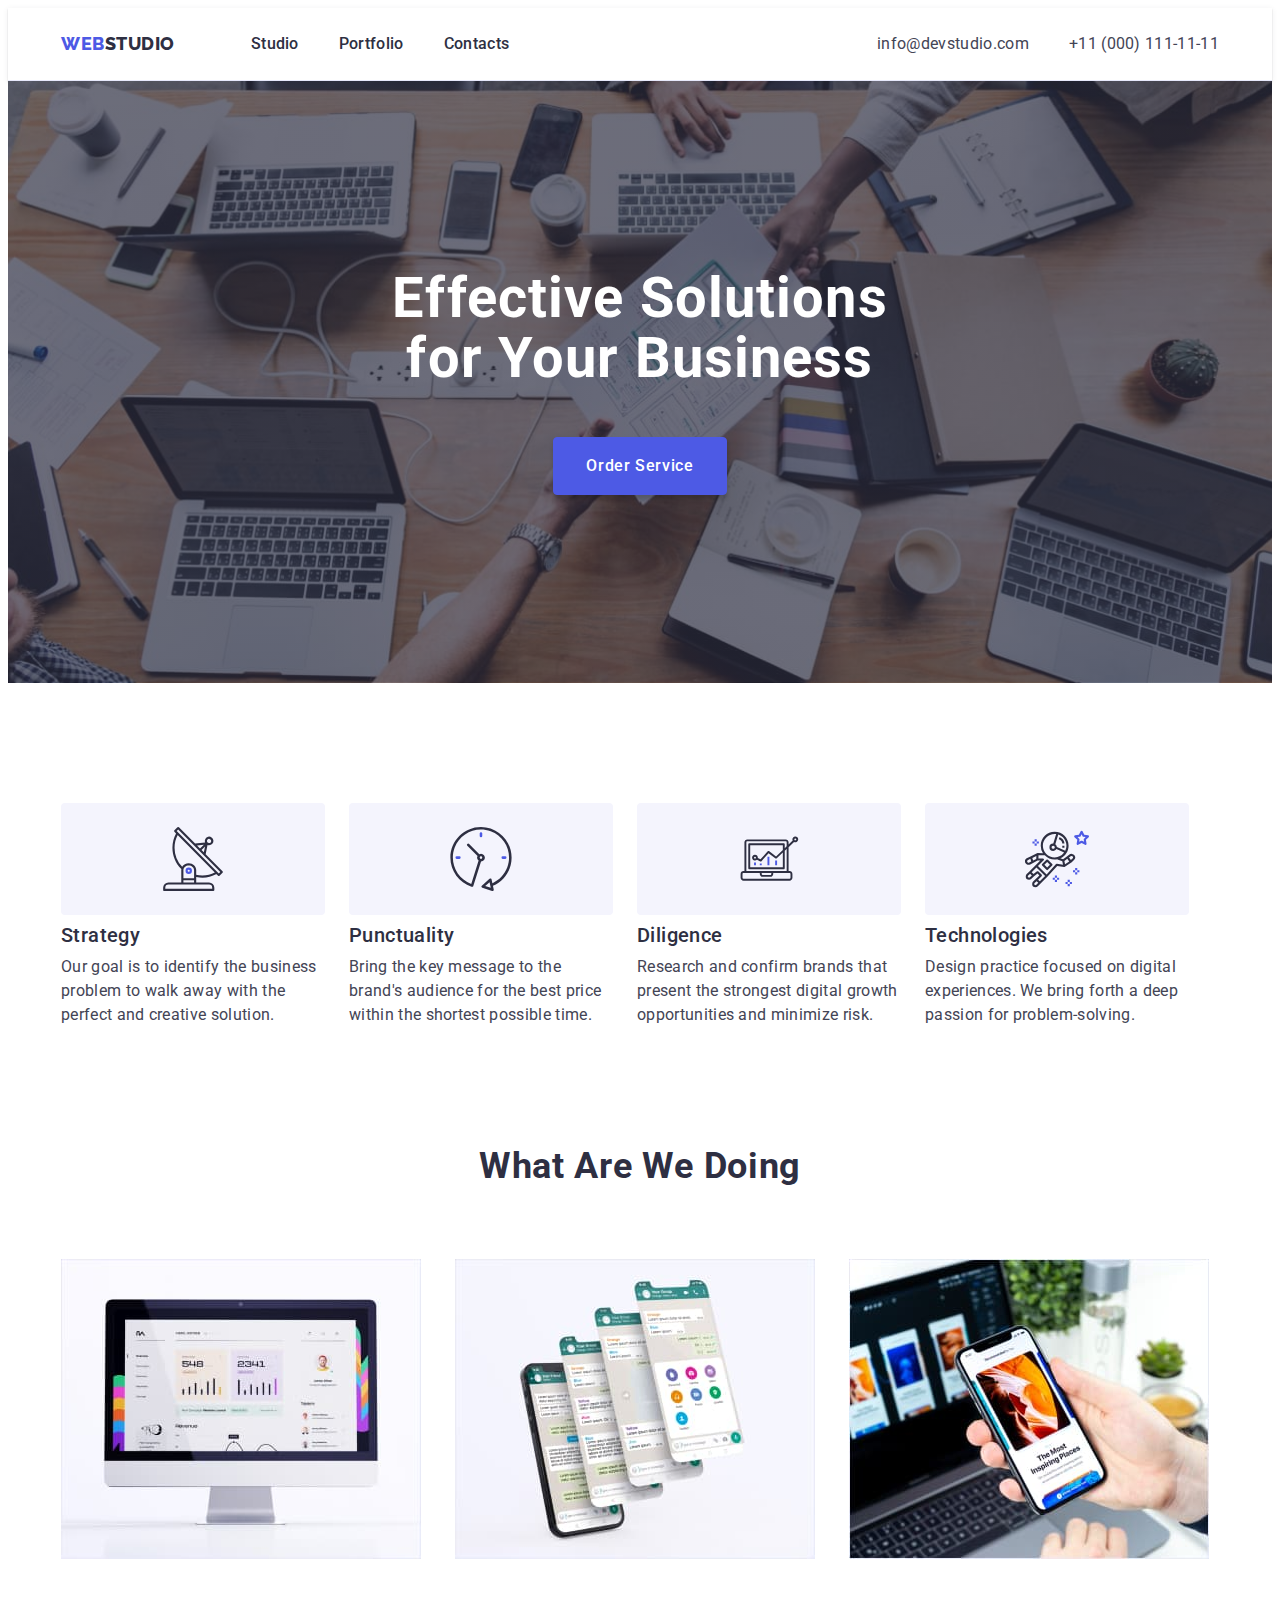
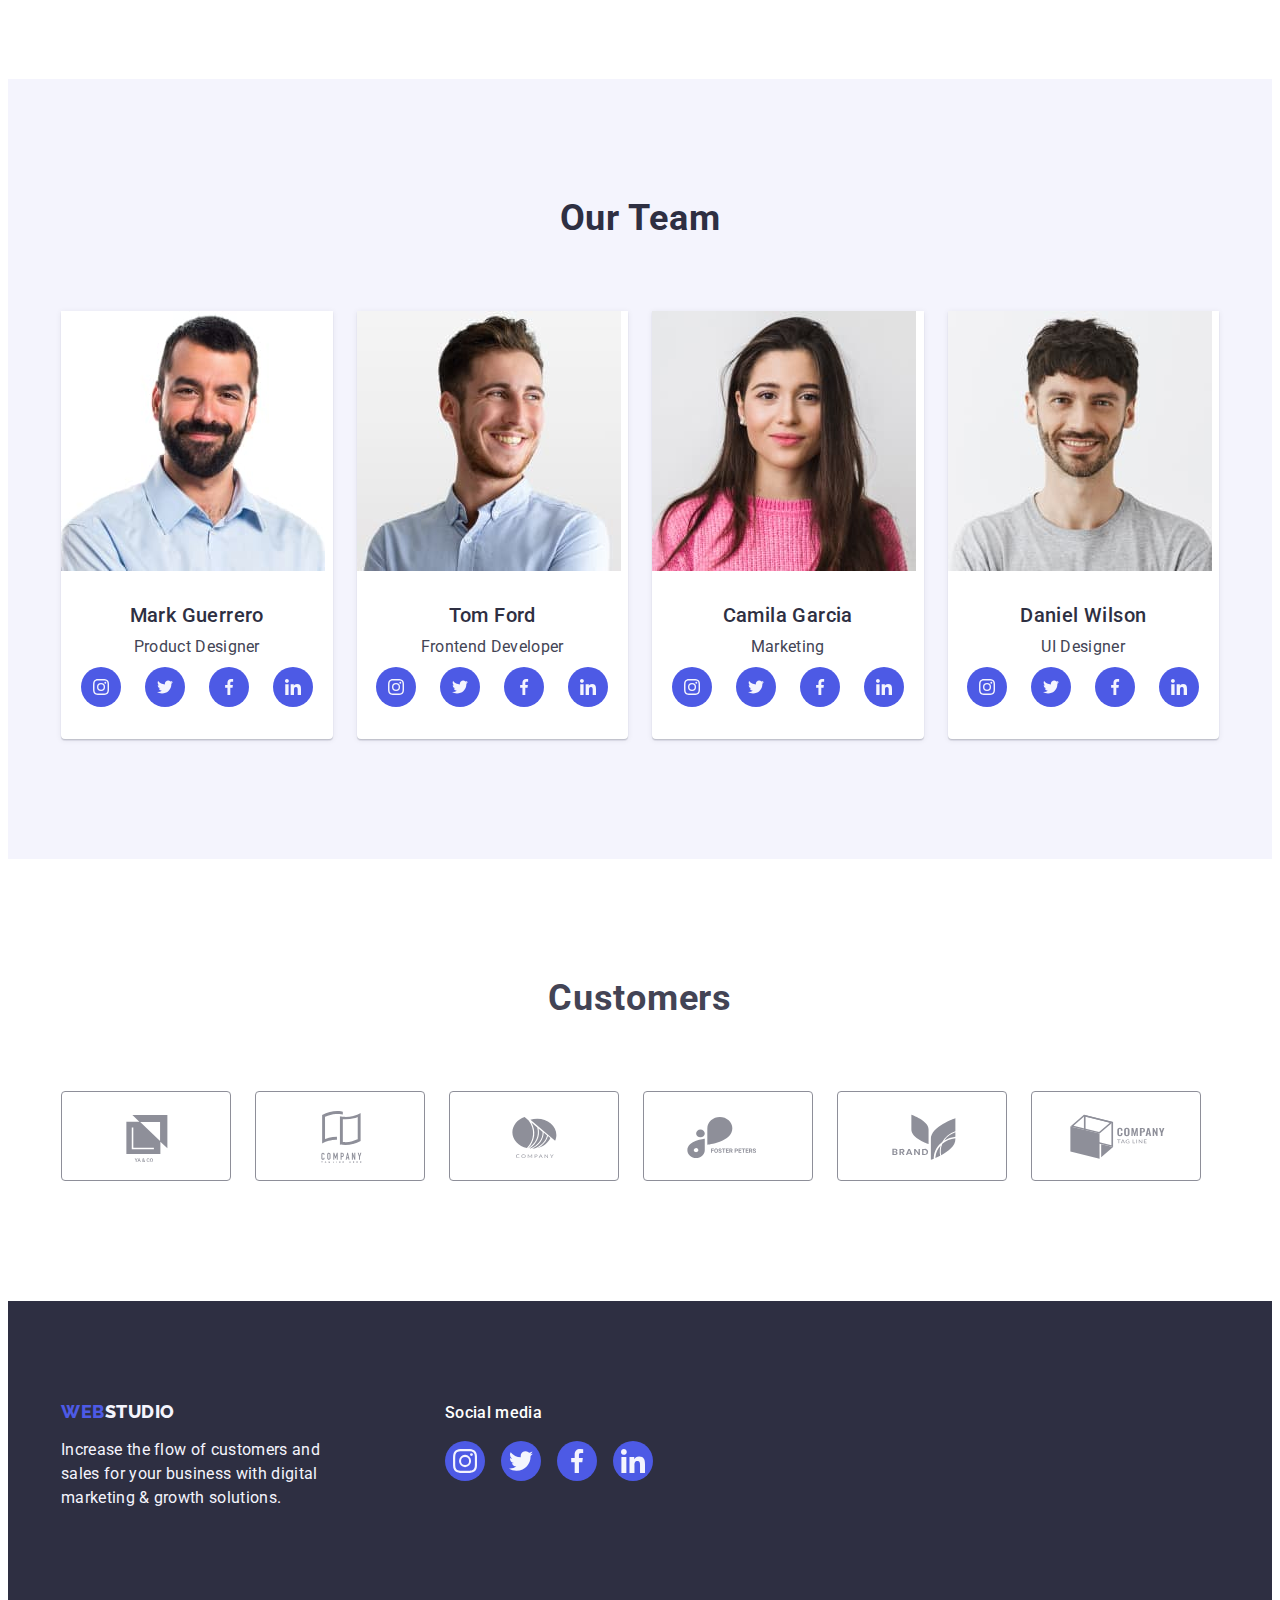
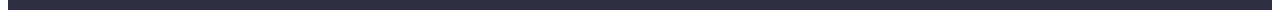
<file: index.html>
<!DOCTYPE html>
<html lang="en">
  <head>
    <meta charset="UTF-8" />
    <meta http-equiv="X-UA-Compatible" content="IE=edge" />
    <meta name="viewport" content="width=device-width, initial-scale=1.0" />
    <title>WebStudio</title>
    <link rel="preconnect" href="https://fonts.googleapis.com" />
    <link rel="preconnect" href="https://fonts.gstatic.com" crossorigin />
    <link
      href="https://fonts.googleapis.com/css2?family=Raleway:wght@800&family=Roboto:wght@400;500;700&display=swap"
      rel="stylesheet"
    />
    <link
      rel="stylesheet"
      href="https://cdnjs.cloudflare.com/ajax/libs/modern-normalize/1.1.0/modern-normalize.min.css"
      integrity="sha512-wpPYUAdjBVSE4KJnH1VR1HeZfpl1ub8YT/NKx4PuQ5NmX2tKuGu6U/JRp5y+Y8XG2tV+wKQpNHVUX03MfMFn9Q=="
      crossorigin="anonymous"
      referrerpolicy="no-referrer"
    />
    <link rel="stylesheet" href="./css/styles.css" />
  </head>
  <body class="body">
    <!--------------------- HEADER ----------------------->
    <header class="header">
      <div class="conteiner header-conteiner">
        <nav class="header-navigation">
          <a class="header-logo link" href="./index.html"
            >Web<span class="studio" style="color: #2e2f42">Studio</span></a
          >
          <ul class="header-list list">
            <li class="header-item">
              <a class="header-link text link" href="./index.html">Studio</a>
            </li>
            <li class="header-item">
              <a class="header-link text link" href="./portfolio.html"
                >Portfolio</a
              >
            </li>
            <li class="header-item">
              <a class="header-link text link" href="#contacts">Contacts</a>
            </li>
          </ul>
        </nav>
        <address class="header-contacts">
          <ul class="contacts-list list">
            <li class="contacts-item">
              <a
                class="contacts-link text link"
                href="mailto:info@devstudio.com"
                >info@devstudio.com</a
              >
            </li>
            <li class="contacts-item">
              <a class="contacts-link text link" href="tel:+110001111111"
                >+11 (000) 111-11-11</a
              >
            </li>
          </ul>
        </address>
      </div>
    </header>
    <main>
      <!---------------------- HERO ---------------------->
      <section class="hero">
        <div class="conteiner hero-conteiner">
          <h1 class="hero-title">Effective Solutions for Your Business</h1>
          <button type="button" class="hero-btn button">Order Service</button>
        </div>
      </section>

      <!------------------- ABOUT ------------------------->
      <section class="about">
        <div class="conteiner">
          <h2 class="visually-hidden">About WebStudio</h2>
          <ul class="about-list list">
            <li class="about-item">
              <div class="about-backgr">
                <svg class="about-icon" width="64" height="64">
                  <use href="./images/icons.svg#icon-antenna"></use>
                </svg>
              </div>
              <h3 class="about-subtitle subtitle">Strategy</h3>
              <p class="about-text text">
                Our goal is to identify the business problem to walk away with
                the perfect and creative solution.
              </p>
            </li>

            <li class="about-item">
              <div class="about-backgr">
                <svg class="about-icon" width="64" height="64">
                  <use href="./images/icons.svg#icon-clock"></use>
                </svg>
              </div>
              <h3 class="about-subtitle subtitle">Punctuality</h3>
              <p class="about-text text">
                Bring the key message to the brand's audience for the best price
                within the shortest possible time.
              </p>
            </li>

            <li class="about-item">
              <div class="about-backgr">
                <svg class="about-icon" width="64" height="64">
                  <use href="./images/icons.svg#icon-diagram"></use>
                </svg>
              </div>
              <h3 class="about-subtitle subtitle">Diligence</h3>
              <p class="about-text text">
                Research and confirm brands that present the strongest digital
                growth opportunities and minimize risk.
              </p>
            </li>

            <li class="about-item">
              <div class="about-backgr">
                <svg class="about-icon" width="64" height="64">
                  <use href="./images/icons.svg#icon-astronaut"></use>
                </svg>
              </div>
              <h3 class="about-subtitle subtitle">Technologies</h3>
              <p class="about-text text">
                Design practice focused on digital experiences. We bring forth a
                deep passion for problem-solving.
              </p>
            </li>
          </ul>
        </div>
      </section>

      <!--------------------- WHAT ARE WE DOING -------------------------->
      <section class="work section">
        <div class="conteiner">
          <h2 class="work-title title">What are we doing</h2>
          <ul class="work-list list">
            <li class="work-item">
              <img
                src="./images/comp.jpg"
                alt="computer"
                width="360"
                height="300"
              />
            </li>
            <li class="work-item">
              <img
                src="./images/phones.jpg"
                alt="Phones"
                width="360"
                height="300"
              />
            </li>
            <li class="work-item">
              <img
                src="./images/phone-comp.jpg"
                alt="phone and computer"
                width="360"
                height="300"
              />
            </li>
          </ul>
        </div>
      </section>

      <!------------------ OUR TEAM ------------------------>
      <section class="team section">
        <div class="conteiner">
          <h2 class="team-title title">Our Team</h2>
          <ul class="team-list list">
            <li class="team-item">
              <img
                src="./images/mark.jpg"
                alt="Photo Product Designer"
                width="264"
                height="260"
              />
              <div class="team-item-wrap">
                <h3 class="team-subtitle subtitle">Mark Guerrero</h3>
                <p class="team-text text">Product Designer</p>
                <ul class="team-soc-list list">
                  <li class="team-soc-item">
                    <a href="" class="team-soc-link link">
                      <svg class="team-soc-icon" width="16" height="16">
                        <use href="./images/icons.svg#icon-instagram"></use>
                      </svg>
                    </a>
                  </li>
                  <li class="team-soc-item">
                    <a href="" class="team-soc-link link"
                      ><svg class="team-soc-icon" width="16" height="16">
                        <use href="./images/icons.svg#icon-twitter"></use></svg
                    ></a>
                  </li>
                  <li class="team-soc-item">
                    <a href="" class="team-soc-link link"
                      ><svg class="team-soc-icon" width="16" height="16">
                        <use href="./images/icons.svg#icon-facebook"></use></svg
                    ></a>
                  </li>
                  <li class="team-soc-item">
                    <a href="" class="team-soc-link link"
                      ><svg class="team-soc-icon" width="16" height="16">
                        <use href="./images/icons.svg#icon-linkedin"></use></svg
                    ></a>
                  </li>
                </ul>
              </div>
            </li>

            <li class="team-item">
              <img
                src="./images/tom.jpg"
                alt="Photo Frontend Developer"
                width="264"
                height="260"
              />
              <div class="team-item-wrap">
                <h3 class="team-subtitle subtitle">Tom Ford</h3>
                <p class="team-text text">Frontend Developer</p>
                <ul class="team-soc-list list">
                  <li class="team-soc-item">
                    <a href="" class="team-soc-link link">
                      <svg class="team-soc-icon" width="16" height="16">
                        <use href="./images/icons.svg#icon-instagram"></use>
                      </svg>
                    </a>
                  </li>
                  <li class="team-soc-item">
                    <a href="" class="team-soc-link link"
                      ><svg class="team-soc-icon" width="16" height="16">
                        <use href="./images/icons.svg#icon-twitter"></use></svg
                    ></a>
                  </li>
                  <li class="team-soc-item">
                    <a href="" class="team-soc-link link"
                      ><svg class="team-soc-icon" width="16" height="16">
                        <use href="./images/icons.svg#icon-facebook"></use></svg
                    ></a>
                  </li>
                  <li class="team-soc-item">
                    <a href="" class="team-soc-link link"
                      ><svg class="team-soc-icon" width="16" height="16">
                        <use href="./images/icons.svg#icon-linkedin"></use></svg
                    ></a>
                  </li>
                </ul>
              </div>
            </li>

            <li class="team-item">
              <img
                src="./images/camila.jpg"
                alt="Photo Marketing"
                width="264"
                height="260"
              />
              <div class="team-item-wrap">
                <h3 class="team-subtitle subtitle">Camila Garcia</h3>
                <p class="team-text text">Marketing</p>
                <ul class="team-soc-list list">
                  <li class="team-soc-item">
                    <a href="" class="team-soc-link link">
                      <svg class="team-soc-icon" width="16" height="16">
                        <use href="./images/icons.svg#icon-instagram"></use>
                      </svg>
                    </a>
                  </li>
                  <li class="team-soc-item">
                    <a href="" class="team-soc-link link"
                      ><svg class="team-soc-icon" width="16" height="16">
                        <use href="./images/icons.svg#icon-twitter"></use></svg
                    ></a>
                  </li>
                  <li class="team-soc-item">
                    <a href="" class="team-soc-link link"
                      ><svg class="team-soc-icon" width="16" height="16">
                        <use href="./images/icons.svg#icon-facebook"></use></svg
                    ></a>
                  </li>
                  <li class="team-soc-item">
                    <a href="" class="team-soc-link link"
                      ><svg class="team-soc-icon" width="16" height="16">
                        <use href="./images/icons.svg#icon-linkedin"></use></svg
                    ></a>
                  </li>
                </ul>
              </div>
            </li>

            <li class="team-item">
              <img
                src="./images/daniel.jpg"
                alt="PhotoUI Designer"
                width="264"
                height="260"
              />
              <div class="team-item-wrap">
                <h3 class="team-subtitle subtitle">Daniel Wilson</h3>
                <p class="team-text text">UI Designer</p>
                <ul class="team-soc-list list">
                  <li class="team-soc-item">
                    <a href="" class="team-soc-link link">
                      <svg class="team-soc-icon" width="16" height="16">
                        <use href="./images/icons.svg#icon-instagram"></use>
                      </svg>
                    </a>
                  </li>
                  <li class="team-soc-item">
                    <a href="" class="team-soc-link link"
                      ><svg class="team-soc-icon" width="16" height="16">
                        <use href="./images/icons.svg#icon-twitter"></use></svg
                    ></a>
                  </li>
                  <li class="team-soc-item">
                    <a href="" class="team-soc-link link"
                      ><svg class="team-soc-icon" width="16" height="16">
                        <use href="./images/icons.svg#icon-facebook"></use></svg
                    ></a>
                  </li>
                  <li class="team-soc-item">
                    <a href="" class="team-soc-link link"
                      ><svg class="team-soc-icon" width="16" height="16">
                        <use href="./images/icons.svg#icon-linkedin"></use></svg
                    ></a>
                  </li>
                </ul>
              </div>
            </li>
          </ul>
        </div>
      </section>
      <!-------------------- CUSTOMERS ------------------------->
      <section class="customers section">
        <div class="conteiner">
          <h2 class="customers-title title">Customers</h2>
          <ul class="customers-list list">
            <li class="customers-item">
              <a href="" class="customers-link link">
                <svg class="customers-icon" width="104" height="56">
                  <use href="./images/icons.svg#icon-logo-client-one"></use>
                </svg>
              </a>
            </li>
            <li class="customers-item">
              <a href="" class="customers-link link">
                <svg class="customers-icon" width="104" height="56">
                  <use href="./images/icons.svg#icon-logo-client-two"></use>
                </svg>
              </a>
            </li>
            <li class="customers-item">
              <a href="" class="customers-link link">
                <svg class="customers-icon" width="104" height="56">
                  <use href="./images/icons.svg#icon-logo-client-three"></use>
                </svg>
              </a>
            </li>
            <li class="customers-item">
              <a href="" class="customers-link link">
                <svg class="customers-icon" width="104" height="56">
                  <use href="./images/icons.svg#icon-logo-client-four"></use>
                </svg>
              </a>
            </li>
            <li class="customers-item">
              <a href="" class="customers-link link">
                <svg class="customers-icon" width="104" height="56">
                  <use href="./images/icons.svg#icon-logo-client-five"></use>
                </svg>
              </a>
            </li>
            <li class="customers-item">
              <a href="" class="customers-link link">
                <svg class="customers-icon" width="104" height="56">
                  <use href="./images/icons.svg#icon-logo-client-six"></use>
                </svg>
              </a>
            </li>
          </ul>
        </div>
      </section>
    </main>

    <!-------------------- FOOTER ------------------------->
    <footer class="footer">
      <div class="conteiner footer-conteiner">
        <div class="footer-logo-box">
          <a class="footer-logo link" href=""
            >Web<span class="studio" style="color: #f4f4fd">Studio</span></a
          >
          <p class="footer-text text">
            Increase the flow of customers and sales for your business with
            digital marketing & growth solutions.
          </p>
        </div>
        <div class="footer-soc-wrap">
          <p class="footer-subtitle">Social media</p>
          <ul class="footer-soc-list list">
            <li class="footer-soc-item">
              <a class="footer-soc-link link" href="">
                <svg class="footer-soc-icon" width="24" height="24">
                  <use href="./images/icons.svg#icon-instagram"></use>
                </svg>
              </a>
            </li>
            <li class="footer-soc-item">
              <a class="footer-soc-link link" href="">
                <svg class="footer-soc-icon" width="24" height="24">
                  <use href="./images/icons.svg#icon-twitter"></use>
                </svg>
              </a>
            </li>
            <li class="footer-soc-item">
              <a class="footer-soc-link link" href="">
                <svg class="footer-soc-icon" width="24" height="24">
                  <use href="./images/icons.svg#icon-facebook"></use>
                </svg>
              </a>
            </li>
            <li class="footer-soc-item">
              <a class="footer-soc-link link" href="">
                <svg class="footer-soc-icon" width="24" height="24">
                  <use href="./images/icons.svg#icon-linkedin"></use>
                </svg>
              </a>
            </li>
          </ul>
        </div>
      </div>
    </footer>
  </body>
</html>
</file>
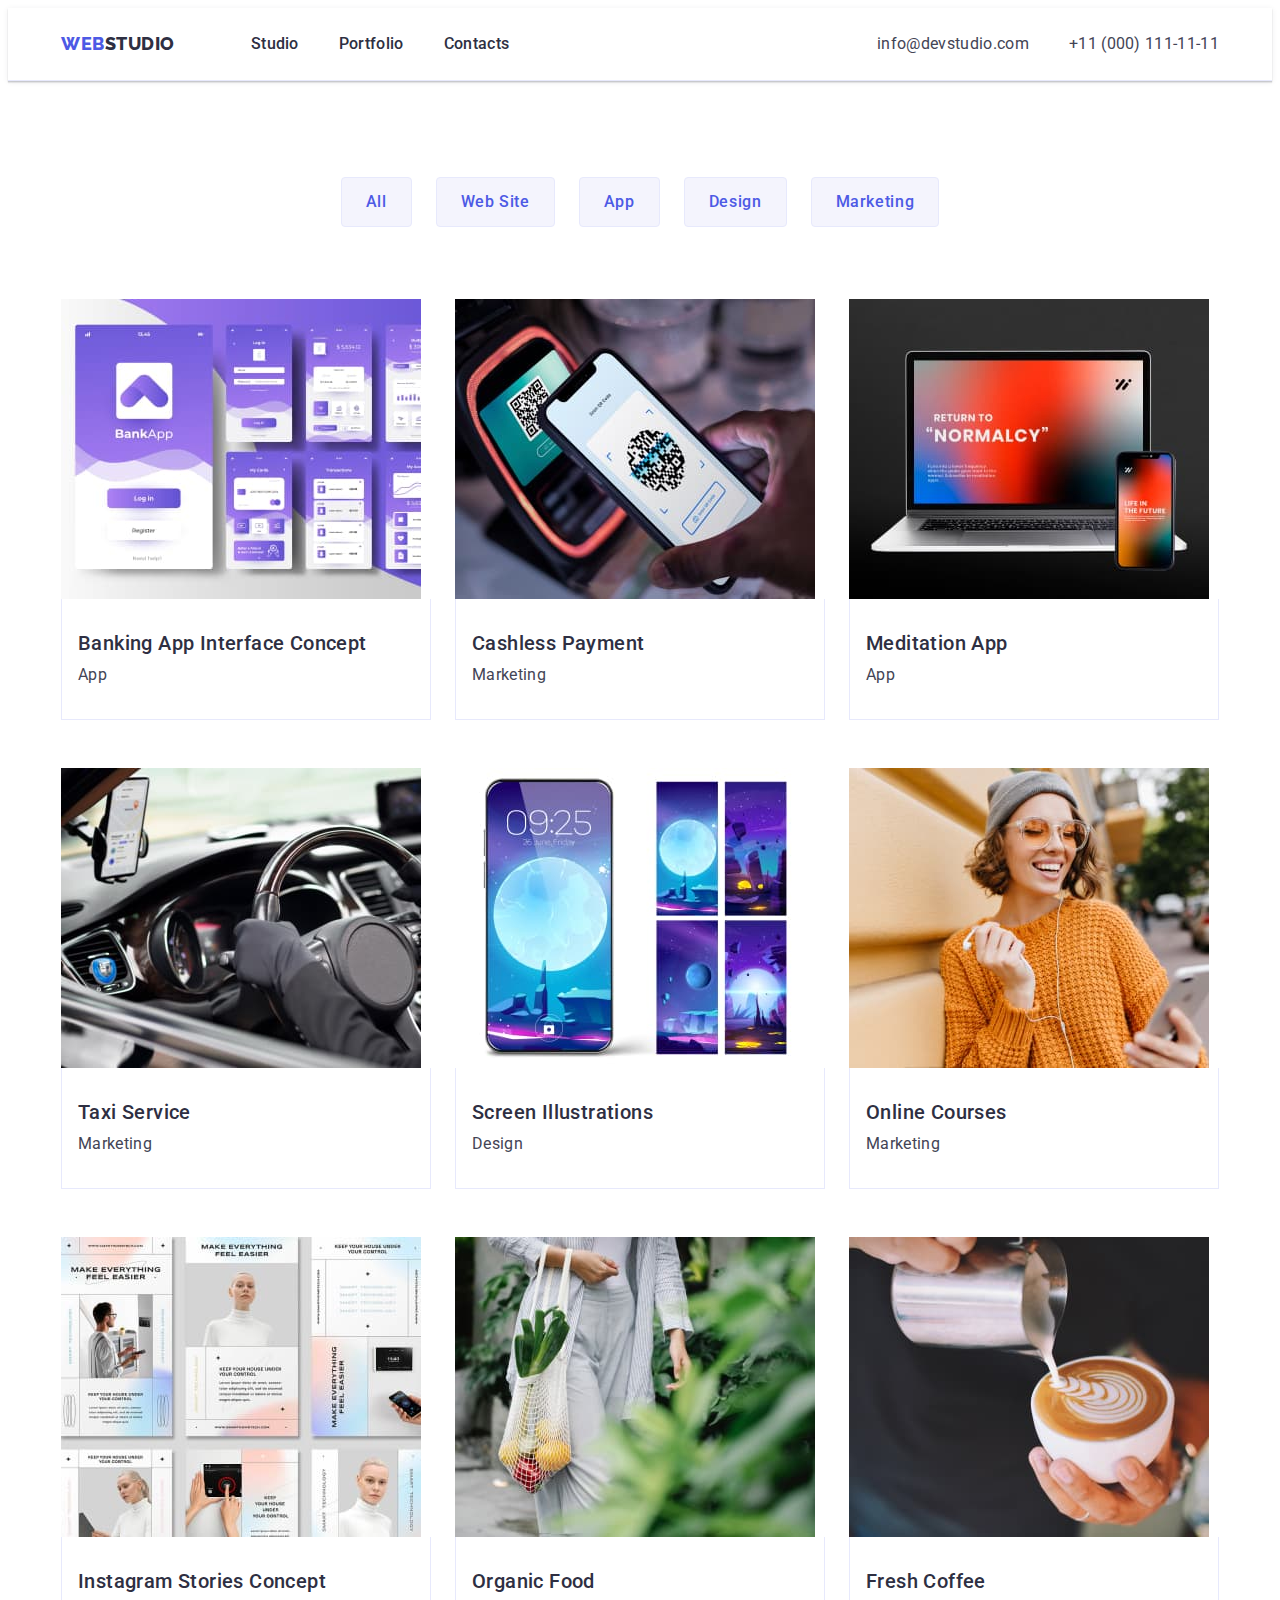
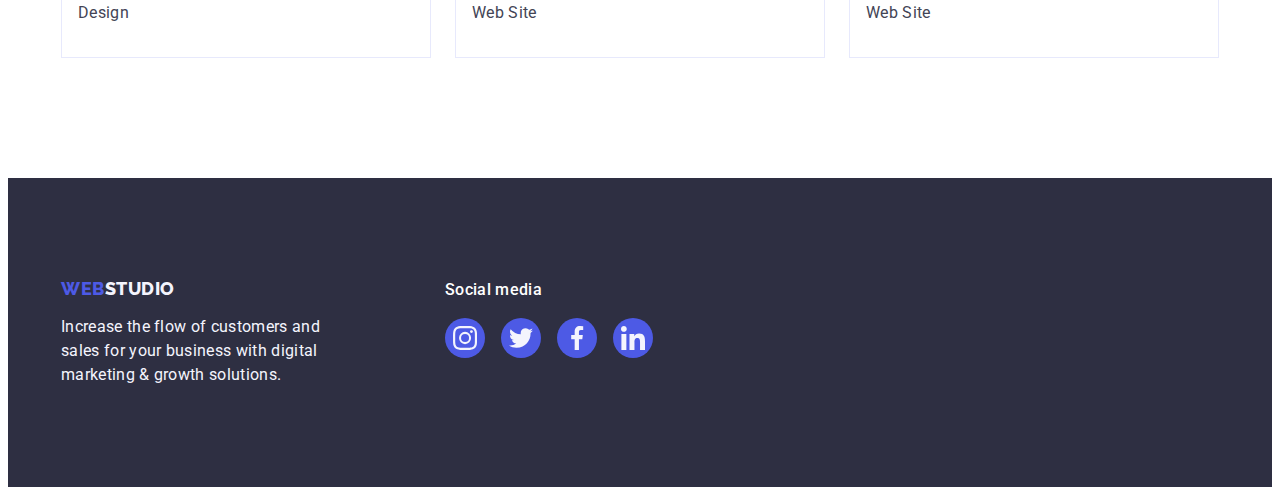
<file: portfolio.html>
<!DOCTYPE html>
<html lang="en">
  <head>
    <meta charset="UTF-8" />
    <meta http-equiv="X-UA-Compatible" content="IE=edge" />
    <meta name="viewport" content="width=device-width, initial-scale=1.0" />
    <title>WebStudio</title>
    <link rel="preconnect" href="https://fonts.googleapis.com" />
    <link rel="preconnect" href="https://fonts.gstatic.com" crossorigin />
    <link
      href="https://fonts.googleapis.com/css2?family=Raleway:wght@800&family=Roboto:wght@400;500;700&display=swap"
      rel="stylesheet"
    />
    <link
      rel="stylesheet"
      href="https://cdnjs.cloudflare.com/ajax/libs/modern-normalize/1.1.0/modern-normalize.min.css"
      integrity="sha512-wpPYUAdjBVSE4KJnH1VR1HeZfpl1ub8YT/NKx4PuQ5NmX2tKuGu6U/JRp5y+Y8XG2tV+wKQpNHVUX03MfMFn9Q=="
      crossorigin="anonymous"
      referrerpolicy="no-referrer"
    />
    <link rel="stylesheet" href="./css/styles.css" />
  </head>
  <body class="body">
    <!-------------------------- HEADER ----------------------->
    <header class="header">
      <div class="conteiner header-conteiner">
        <nav class="header-navigation">
          <a class="header-logo link" href="./index.html"
            >Web<span class="studio" style="color: #2e2f42">Studio</span></a
          >
          <ul class="header-list list">
            <li class="header-item">
              <a class="header-link text link" href="./index.html">Studio</a>
            </li>
            <li class="header-item">
              <a class="header-link text link" href="./portfolio.html"
                >Portfolio</a
              >
            </li>
            <li class="header-item">
              <a class="header-link text link" href="">Contacts</a>
            </li>
          </ul>
        </nav>
        <address class="header-contacts">
          <ul class="contacts-list list">
            <li class="contacts-item">
              <a
                class="contacts-link text link"
                href="mailto:info@devstudio.com"
                >info@devstudio.com</a
              >
            </li>
            <li class="contacts-item">
              <a class="contacts-link text link" href="tel:+110001111111"
                >+11 (000) 111-11-11</a
              >
            </li>
          </ul>
        </address>
      </div>
    </header>
    <!-------------------------- MAIN --------------------------->
    <main>
      <section class="portfolio">
        <div class="conteiner">
          <h1 class="visually-hidden">Portfolio WebStudio</h1>
          <ul class="filters-list list">
            <li class="filters-item">
              <button type="button" class="filters-btn">All</button>
            </li>
            <li class="filters-item button">
              <button type="button" class="filters-btn">Web Site</button>
            </li>
            <li class="filters-item button">
              <button type="button" class="filters-btn">App</button>
            </li>
            <li class="filters-item button">
              <button type="button" class="filters-btn">Design</button>
            </li>
            <li class="filters-item button">
              <button type="button" class="filters-btn">Marketing</button>
            </li>
          </ul>
          <ul class="projects-list list">
            <li class="projects-item">
              <a class="projects-link link" href="">
                <img
                  class="projects-foto"
                  src="./images/banking-app.jpg"
                  alt="banking app"
                  width="360"
                  height="300"
                />
                <div class="projects-card">
                  <h2 class="projects-title subtitle">
                    Banking App Interface Concept
                  </h2>
                  <p class="projects-text text">App</p>
                </div>
              </a>
            </li>
            <li class="projects-item">
              <a class="projects-link link" href="">
                <img
                  src="./images/cashless-payment.jpg"
                  alt="cashless payment"
                  width="360"
                  height="300"
                />
                <div class="projects-card">
                  <h2 class="projects-title subtitle">Cashless Payment</h2>
                  <p class="projects-text text">Marketing</p>
                </div>
              </a>
            </li>
            <li class="projects-item">
              <a class="projects-link link" href="">
                <img
                  src="./images/meditation-app.jpg"
                  alt="meditation app"
                  width="360"
                  height="300"
                />
                <div class="projects-card">
                  <h2 class="projects-title subtitle">Meditation App</h2>
                  <p class="projects-text text">App</p>
                </div>
              </a>
            </li>
            <li class="projects-item">
              <a class="projects-link link" href="">
                <img
                  src="./images/taxi-service.jpg"
                  alt="marketing"
                  width="360"
                  height="300"
                />
                <div class="projects-card">
                  <h2 class="projects-title subtitle">Taxi Service</h2>
                  <p class="projects-text text">Marketing</p>
                </div>
              </a>
            </li>
            <li class="projects-item">
              <a class="projects-link link" href="">
                <img
                  src="./images/screen-illustrations.jpg"
                  alt="screen illustrations"
                  width="360"
                  height="300"
                />
                <div class="projects-card">
                  <h2 class="projects-title subtitle">Screen Illustrations</h2>
                  <p class="projects-text text">Design</p>
                </div>
              </a>
            </li>
            <li class="projects-item">
              <a class="projects-link link" href="">
                <img
                  src="./images/online-courses.jpg"
                  alt="online courses"
                  width="360"
                  height="300"
                />
                <div class="projects-card">
                  <h2 class="projects-title subtitle">Online Courses</h2>
                  <p class="projects-text text">Marketing</p>
                </div>
              </a>
            </li>
            <li class="projects-item">
              <a class="projects-link link" href="">
                <img
                  src="./images/instagram-stories.jpg"
                  alt="instagram stories"
                  width="360"
                  height="300"
                />
                <div class="projects-card">
                  <h2 class="projects-title subtitle">
                    Instagram Stories Concept
                  </h2>
                  <p class="projects-text text">Design</p>
                </div>
              </a>
            </li>
            <li class="projects-item">
              <a class="projects-link link" href="">
                <img
                  src="./images/organic-food.jpg"
                  alt="organic food"
                  width="360"
                  height="300"
                />
                <div class="projects-card">
                  <h2 class="projects-title subtitle">Organic Food</h2>
                  <p class="projects-text text">Web Site</p>
                </div>
              </a>
            </li>
            <li class="projects-item">
              <a class="projects-link link" href="">
                <img
                  src="./images/fresh-coffee.jpg"
                  alt="fresh coffee"
                  width="360"
                  height="300"
                />
                <div class="projects-card">
                  <h2 class="projects-title subtitle">Fresh Coffee</h2>
                  <p class="projects-text text">Web Site</p>
                </div>
              </a>
            </li>
          </ul>
        </div>
      </section>
    </main>

    <!------------------------- FOOTER ------------------------->
    <footer class="footer">
      <div class="conteiner footer-conteiner">
        <div class="footer-logo-box">
          <a class="footer-logo link" href=""
            >Web<span class="studio" style="color: #f4f4fd">Studio</span></a
          >
          <p class="footer-text text">
            Increase the flow of customers and sales for your business with
            digital marketing & growth solutions.
          </p>
        </div>
        <div class="footer-soc-wrap">
          <p class="footer-subtitle">Social media</p>
          <ul class="footer-soc-list list">
            <li class="footer-soc-item">
              <a class="footer-soc-link link" href="">
                <svg class="footer-soc-icon" width="24" height="24">
                  <use href="./images/icons.svg#icon-instagram"></use>
                </svg>
              </a>
            </li>
            <li class="footer-soc-item">
              <a class="footer-soc-link link" href="">
                <svg class="footer-soc-icon" width="24" height="24">
                  <use href="./images/icons.svg#icon-twitter"></use>
                </svg>
              </a>
            </li>
            <li class="footer-soc-item">
              <a class="footer-soc-link link" href="">
                <svg class="footer-soc-icon" width="24" height="24">
                  <use href="./images/icons.svg#icon-facebook"></use>
                </svg>
              </a>
            </li>
            <li class="footer-soc-item">
              <a class="footer-soc-link link" href="">
                <svg class="footer-soc-icon" width="24" height="24">
                  <use href="./images/icons.svg#icon-linkedin"></use>
                </svg>
              </a>
            </li>
          </ul>
        </div>
      </div>
    </footer>
  </body>
</html>
</file>
<file: css/styles.css>
:root {
  --main-text-color: #2e2f42;
  --second-text-color: #434455;
  --accent-color: #4d5ae5;
  --active-color: #404bbf;
  --main-bgr-color: #ffffff;
  --second-bgr-color: #f4f4fd;
  --bg-gradient: linear-gradient(rgba(46, 47, 66, 0.7), rgba(46, 47, 66, 0.7));
}

p,
h1,
h2,
h3,
h4,
h5,
h6 {
  margin: 0;
}
ul {
  margin: 0;
  padding-left: 0;
}

button {
  cursor: pointer;
}

address {
  font-style: normal;
}

img {
  display: block;
  max-width: 100%;
  height: auto;
}

body {
  font-family: "Roboto", sans-serif;
}
.body {
  color: #434455;
  background-color: #ffffff;
}

.list {
  list-style: none;
}

.link {
  text-decoration: none;
}

.conteiner {
  width: 1158px;
  padding: 0 15px;
  margin: 0 auto;
  /* outline: 2px solid red; */
}

.visually-hidden {
  position: absolute;
  width: 1px;
  height: 1px;
  margin: -1px;
  border: 0;
  padding: 0;
  white-space: nowrap;
  clip-path: inset(100%);
  clip: rect(0 0 0 0);
  overflow: hidden;
}

.button {
  font-family: "Roboto", sans-serif;
  font-weight: 500;
  font-size: 16px;
  line-height: 1.5;
  letter-spacing: 0.04em;
  display: flex;
  align-items: center;
  cursor: pointer;
  border-radius: 4px;
}
.title {
  font-weight: 700;
  font-size: 36px;
  line-height: 1.11;
  text-align: center;
  letter-spacing: 0.02em;
  text-transform: capitalize;
}
.subtitle {
  font-weight: 500;
  font-size: 20px;
  line-height: 1.2;
  letter-spacing: 0.02em;
}
.text {
  font-size: 16px;
  line-height: 1.5;
  letter-spacing: 0.02em;
}

.section {
  padding-top: 120px;
  padding-bottom: 120px;
}

/** ------------- HEADER ------------ */

.header {
  background-color: var(--main-bgr-color);
  border-bottom: 1px solid #e7e9fc;
  box-shadow: 0px 2px 1px rgba(46, 47, 66, 0.08),
    0px 1px 1px rgba(46, 47, 66, 0.16), 0px 1px 6px rgba(46, 47, 66, 0.08);
}
.header-conteiner {
  display: flex;
  align-items: center;
}
.header-navigation {
  display: flex;
  align-items: center;
  margin-right: auto;
}

.header-logo {
  font-family: "Raleway", sans-serif;
  font-weight: 800;
  font-size: 18px;
  line-height: 1.17;
  letter-spacing: 0.03em;
  text-transform: uppercase;
  text-decoration: none;
  color: var(--accent-color);
  margin-right: 76px;
  padding-top: 24px;
  padding-bottom: 24px;
  display: block;
}
.header-list {
  display: flex;
  gap: 40px;
}

.header-link {
  font-weight: 500;
  color: var(--main-text-color);
  padding-top: 24px;
  padding-bottom: 24px;
  display: block;
}

.header-link:is(:hover, :focus) {
  color: var(--active-color);
}

.header-contacts {
  font-style: normal;
}

.contacts-list {
  display: flex;
  gap: 40px;
}

.contacts-link {
  color: var(--second-text-color);
  padding-top: 24px;
  padding-bottom: 24px;
  display: block;
}
.contacts-link:is(:hover, :focus) {
  color: var(--active-color);
}

/** -------------HERO-------------- */

.hero {
  background-color: var(--main-text-color);
  background-image: var(--bg-gradient), url(../images/people-office.jpg);
  background-repeat: no-repeat;
  background-position: center;
  background-size: cover;
  max-width: 1440px;
  padding: 188px 0;
  margin-right: auto;
  margin-left: auto;
}
.hero-conteiner {
}

.hero-title {
  font-weight: 700;
  font-size: 56px;
  line-height: 1.07;
  letter-spacing: 0.02em;
  color: var(--main-bgr-color);
  max-width: 496px;
  text-align: center;
  margin: 0 auto;
  margin-bottom: 48px;
}

.hero-btn {
  color: var(--main-bgr-color);
  margin: 0 auto;
  padding: 16px 32px;
  background-color: var(--accent-color);
  border: 1px solid var(--accent-color);
  box-shadow: 0 4px 4px rgba(0, 0, 0, 0.15);
}

.hero-btn:is(:hover, :focus) {
  background-color: var(--active-color);
  border: 1px solid var(--active-color);
  border-radius: 4px;
  box-shadow: 0 4px 4px rgba(0, 0, 0, 0.15);
}
/** --------------- ABOUT ----------------- */

.about {
  padding-top: 120px;
}

.about-list {
  display: flex;
  gap: 24px;
}
.about-item {
  flex-basis: calc((100% -24px) / 4);
  width: 264px;
  border-radius: 4px;
}
.about-backgr {
  display: flex;
  justify-content: center;
  align-items: center;
  height: 112px;
  border-radius: 4px;
  background-color: #f4f4fd;
  margin-bottom: 8px;
}

.about-subtitle {
  color: var(--main-text-color);
  margin-bottom: 8px;
}
.about-subtitle {
}

.about-text {
  color: var(--second-text-color);
}

/** ------------ WHAT ARE WE DOING -------------- */
.work {
}
.work-title {
  color: var(--main-text-color);
  margin-bottom: 72px;
}
.work-list {
  display: flex;
  gap: 24px;
}
.work-item {
  display: block;
  flex-basis: calc((100% - 48px) / 3);
}

/** --------------- OUR TEAM ----------------- */

.team {
  background: var(--second-bgr-color);
}
.team-title {
  color: #2e2f42;
  margin-bottom: 72px;
}
.team-list {
  display: flex;
  gap: 24px;
}

.team-item {
  background: var(--main-bgr-color);
  flex-basis: calc((100% - 72px) / 4);
  padding-bottom: 32px;
  border-radius: 0px 0px 4px 4px;
  box-shadow: 0px 1px 6px rgba(46, 47, 66, 0.08),
    0px 1px 1px rgba(46, 47, 66, 0.16), 0px 2px 1px rgba(46, 47, 66, 0.08);
}
.team-subtitle {
  text-align: center;
  color: var(--main-text-color);
  margin-top: 32px;
  margin-bottom: 8px;
}
.team-text {
  text-align: center;
  color: var(--second-text-color);
  margin-bottom: 8px;
}
.team-soc-list {
  display: flex;
  justify-content: center;
  gap: 24px;
}

.team-soc-item {
  width: 40px;
  height: 40px;
}
.team-soc-link {
  width: 100%;
  height: 100%;
  border-radius: 50%;
  background-color: var(--accent-color);
  display: flex;
  align-items: center;
  justify-content: center;
  color: rgba(244, 244, 253, 1);
}

.team-soc-icon {
  fill: currentColor;
}

.team-soc-link:is(:hover, :focus) {
  background-color: var(--active-color);
}
/** -------------------- CUSTOMERS ------------------------- */
.customers {
}

.customers-title {
  margin-bottom: 72px;
}

.customers-list {
  display: flex;
  gap: 24px;
}
.customers-item {
  width: calc((100% -120px) / 6);
}
.customers-link {
  display: flex;
  justify-content: center;
  align-items: center;
  border: 1px solid #8e8f99;
  color: #8e8f99;
  border-radius: 4px;
  width: 168px;
  height: 88px;
  cursor: pointer;
}
.customers-icon {
  fill: currentColor;
}

.customers-link:is(:hover, :focus) {
  border-color: var(--active-color);
  color: var(--active-color);
}
.icon-logo {
}
/** --------------- FOOTER ----------------- */

.footer {
  background: var(--main-text-color);
  padding: 100px 0;
}
.footer-conteiner {
  display: flex;
  gap: 120px;
}
.footer-logo-box {
}
.footer-logo {
  font-family: "Raleway", sans-serif;
  font-weight: 800;
  font-size: 18px;
  line-height: 1.17;
  letter-spacing: 0.03em;
  text-transform: uppercase;
  color: var(--accent-color);
  margin-bottom: 16px;
  display: inline-block;
}

.footer-text {
  color: var(--second-bgr-color);
  max-width: 264px;
}

.footer-soc-wrap {
}
.footer-subtitle {
  font-weight: 500;
  font-size: 16px;
  line-height: 1.5;
  letter-spacing: 0.02em;
  color: var(--main-bgr-color);
  margin-bottom: 16px;
}

.footer-soc-list {
  display: flex;
  gap: 16px;
}
.footer-soc-item {
  width: 40px;
  height: 40px;
}
.footer-soc-link {
  width: 100%;
  height: 100%;
  border-radius: 50%;
  background-color: var(--accent-color);
  display: flex;
  align-items: center;
  justify-content: center;
  color: rgba(244, 244, 253, 1);
}
.footer-soc-icon {
  fill: currentColor;
}
.footer-soc-link:is(:hover, :focus) {
  background-color: #31d0aa;
}

/** --------------- PORTFOLIO ----------------- */
.portfolio {
  padding-top: 96px;
  padding-bottom: 120px;
}

.filters-list {
  display: flex;
  flex-wrap: wrap;
  justify-content: center;
  gap: 24px;
  margin-bottom: 72px;
}
.filters-item {
}

.filters-btn {
  font-family: "Roboto", sans-serif;
  font-weight: 500;
  font-size: 16px;
  line-height: 1.5;
  align-items: center;
  letter-spacing: 0.04em;
  padding: 12px 24px;
  cursor: pointer;
  color: var(--accent-color);
  background: var(--second-bgr-color);
  border: 1px solid #e7e9fc;
  border-radius: 4px;
}
.filters-btn:is(:hover, :focus) {
  color: var(--main-bgr-color);
  background-color: var(--active-color);
  border: 1px solid transparent;
  box-shadow: 0px 4px 4px rgba(0, 0, 0, 0.15);
  border-radius: 4px;
}
.projects-list {
  display: flex;
  flex-wrap: wrap;
  gap: 48px 24px;
}

.projects-item {
  flex-basis: calc((100% - 48px) / 3);
}
.projects-link {
  display: block;
}

.projects-link:is(:hover, :focus) {
  box-shadow: 0px 1px 6px rgba(46, 47, 66, 0.08),
    0px 1px 1px rgba(46, 47, 66, 0.16), 0px 2px 1px rgba(46, 47, 66, 0.08);
}

.projects-card {
  padding-top: 32px;
  padding-bottom: 32px;
  padding-left: 16px;
  border: 1px solid #e7e9fc;
  border-top: none;
}
.projects-foto {
}
.projects-title {
  color: var(--main-text-color);
  margin-bottom: 8px;
}
.projects-text {
  color: var(--second-text-color);
}
</file>
